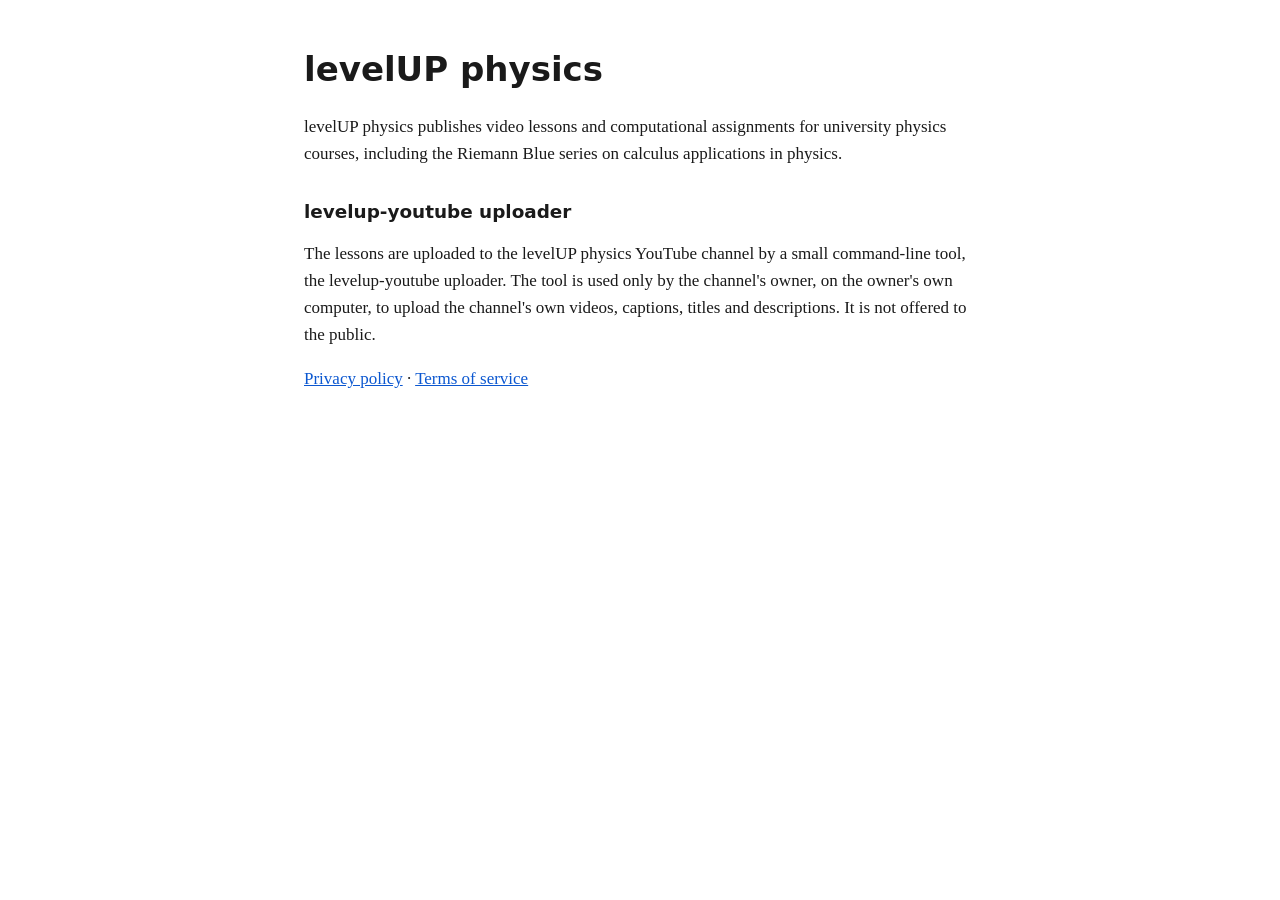
<file: index.html>
<!doctype html>
<html lang="en"><head><meta charset="utf-8"><meta name="viewport" content="width=device-width,initial-scale=1">
<title>levelUP physics</title><link rel="stylesheet" href="style.css"></head><body>
<h1>levelUP physics</h1>
<p>levelUP physics publishes video lessons and computational assignments for university physics
courses, including the Riemann Blue series on calculus applications in physics.</p>
<h2>levelup-youtube uploader</h2>
<p>The lessons are uploaded to the levelUP physics YouTube channel by a small command-line tool,
the levelup-youtube uploader. The tool is used only by the channel's owner, on the owner's own
computer, to upload the channel's own videos, captions, titles and descriptions. It is not
offered to the public.</p>
<p><a href="privacy.html">Privacy policy</a> · <a href="terms.html">Terms of service</a></p>
</body></html>
</file>
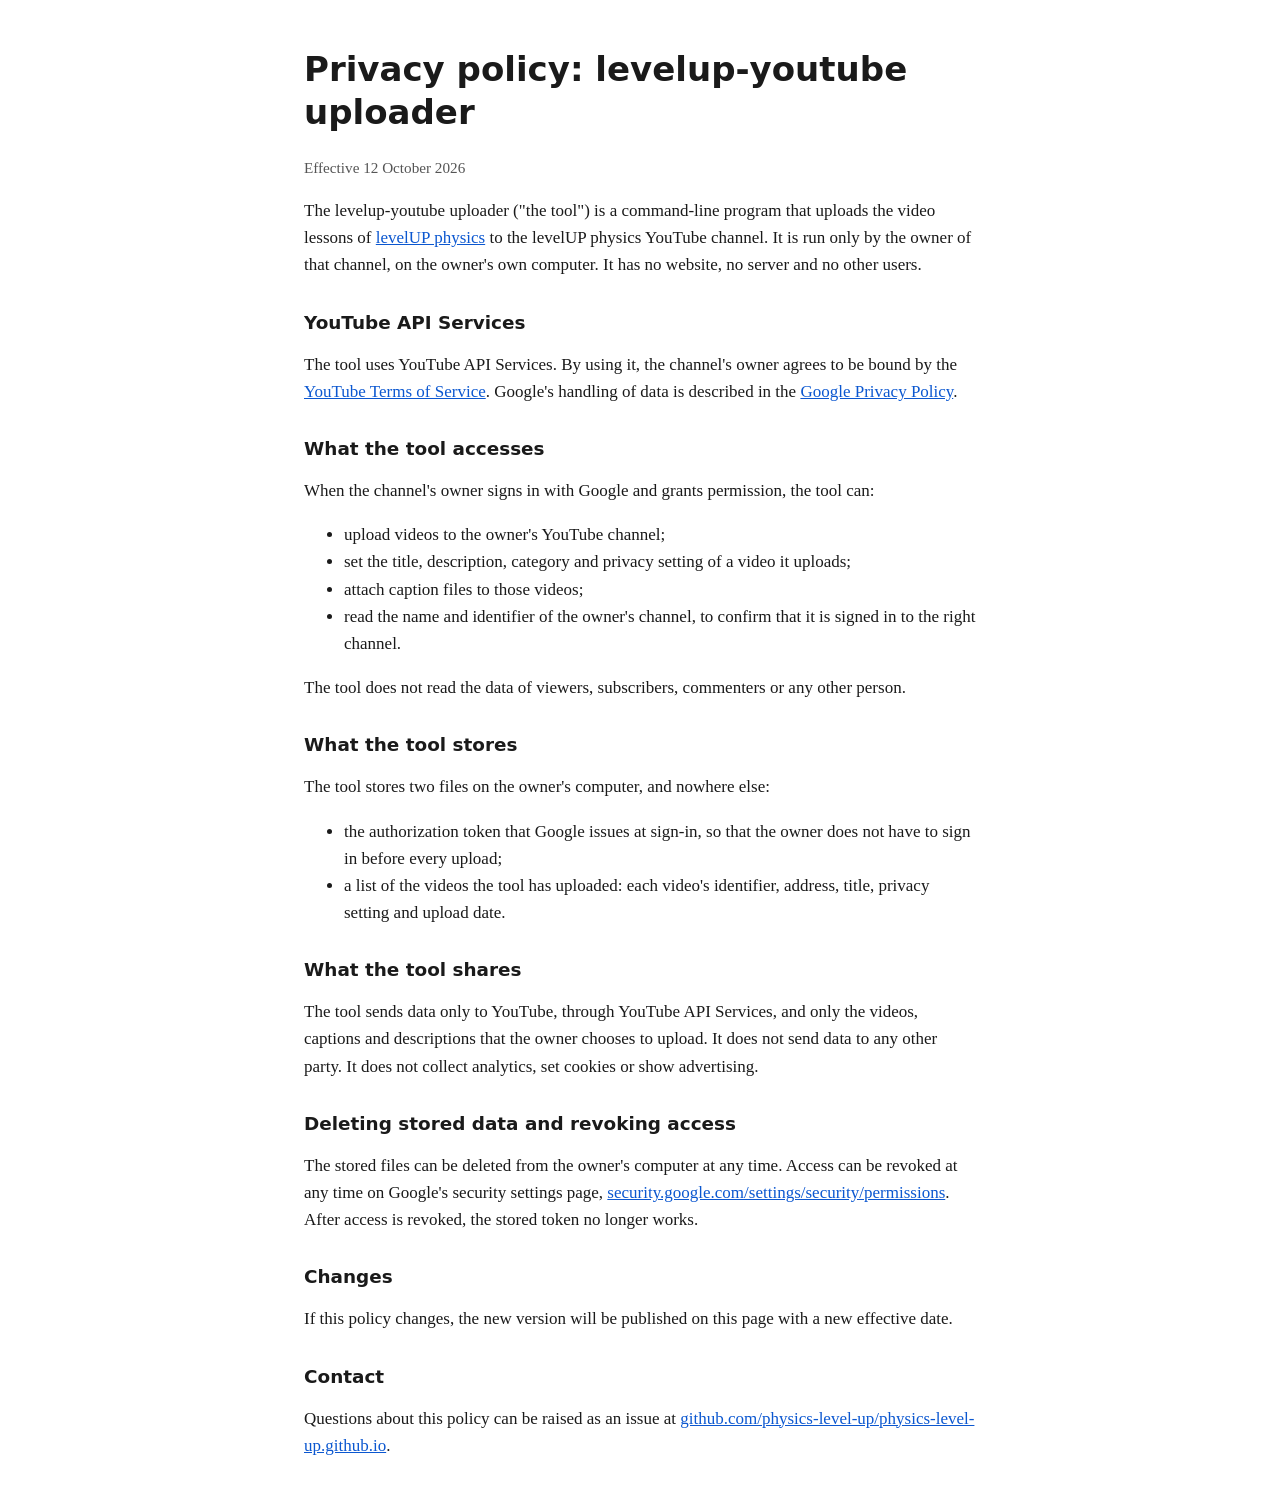
<file: privacy.html>
<!doctype html>
<html lang="en"><head><meta charset="utf-8"><meta name="viewport" content="width=device-width,initial-scale=1">
<title>Privacy policy: levelup-youtube uploader</title><link rel="stylesheet" href="style.css"></head><body>
<h1>Privacy policy: levelup-youtube uploader</h1>
<p class="note">Effective 12 October 2026</p>

<p>The levelup-youtube uploader ("the tool") is a command-line program that uploads the video
lessons of <a href="index.html">levelUP physics</a> to the levelUP physics YouTube channel. It is
run only by the owner of that channel, on the owner's own computer. It has no website, no server
and no other users.</p>

<h2>YouTube API Services</h2>
<p>The tool uses YouTube API Services. By using it, the channel's owner agrees to be bound by the
<a href="https://www.youtube.com/t/terms">YouTube Terms of Service</a>. Google's handling of data
is described in the <a href="https://www.google.com/policies/privacy">Google Privacy Policy</a>.</p>

<h2>What the tool accesses</h2>
<p>When the channel's owner signs in with Google and grants permission, the tool can:</p>
<ul>
<li>upload videos to the owner's YouTube channel;</li>
<li>set the title, description, category and privacy setting of a video it uploads;</li>
<li>attach caption files to those videos;</li>
<li>read the name and identifier of the owner's channel, to confirm that it is signed in to the
right channel.</li>
</ul>
<p>The tool does not read the data of viewers, subscribers, commenters or any other person.</p>

<h2>What the tool stores</h2>
<p>The tool stores two files on the owner's computer, and nowhere else:</p>
<ul>
<li>the authorization token that Google issues at sign-in, so that the owner does not have to
sign in before every upload;</li>
<li>a list of the videos the tool has uploaded: each video's identifier, address, title, privacy
setting and upload date.</li>
</ul>

<h2>What the tool shares</h2>
<p>The tool sends data only to YouTube, through YouTube API Services, and only the videos,
captions and descriptions that the owner chooses to upload. It does not send data to any other
party. It does not collect analytics, set cookies or show advertising.</p>

<h2>Deleting stored data and revoking access</h2>
<p>The stored files can be deleted from the owner's computer at any time. Access can be revoked
at any time on Google's security settings page,
<a href="https://security.google.com/settings/security/permissions">security.google.com/settings/security/permissions</a>.
After access is revoked, the stored token no longer works.</p>

<h2>Changes</h2>
<p>If this policy changes, the new version will be published on this page with a new effective
date.</p>

<h2>Contact</h2>
<p>Questions about this policy can be raised as an issue at
<a href="https://github.com/physics-level-up/physics-level-up.github.io/issues">github.com/physics-level-up/physics-level-up.github.io</a>.</p>
</body></html>
</file>
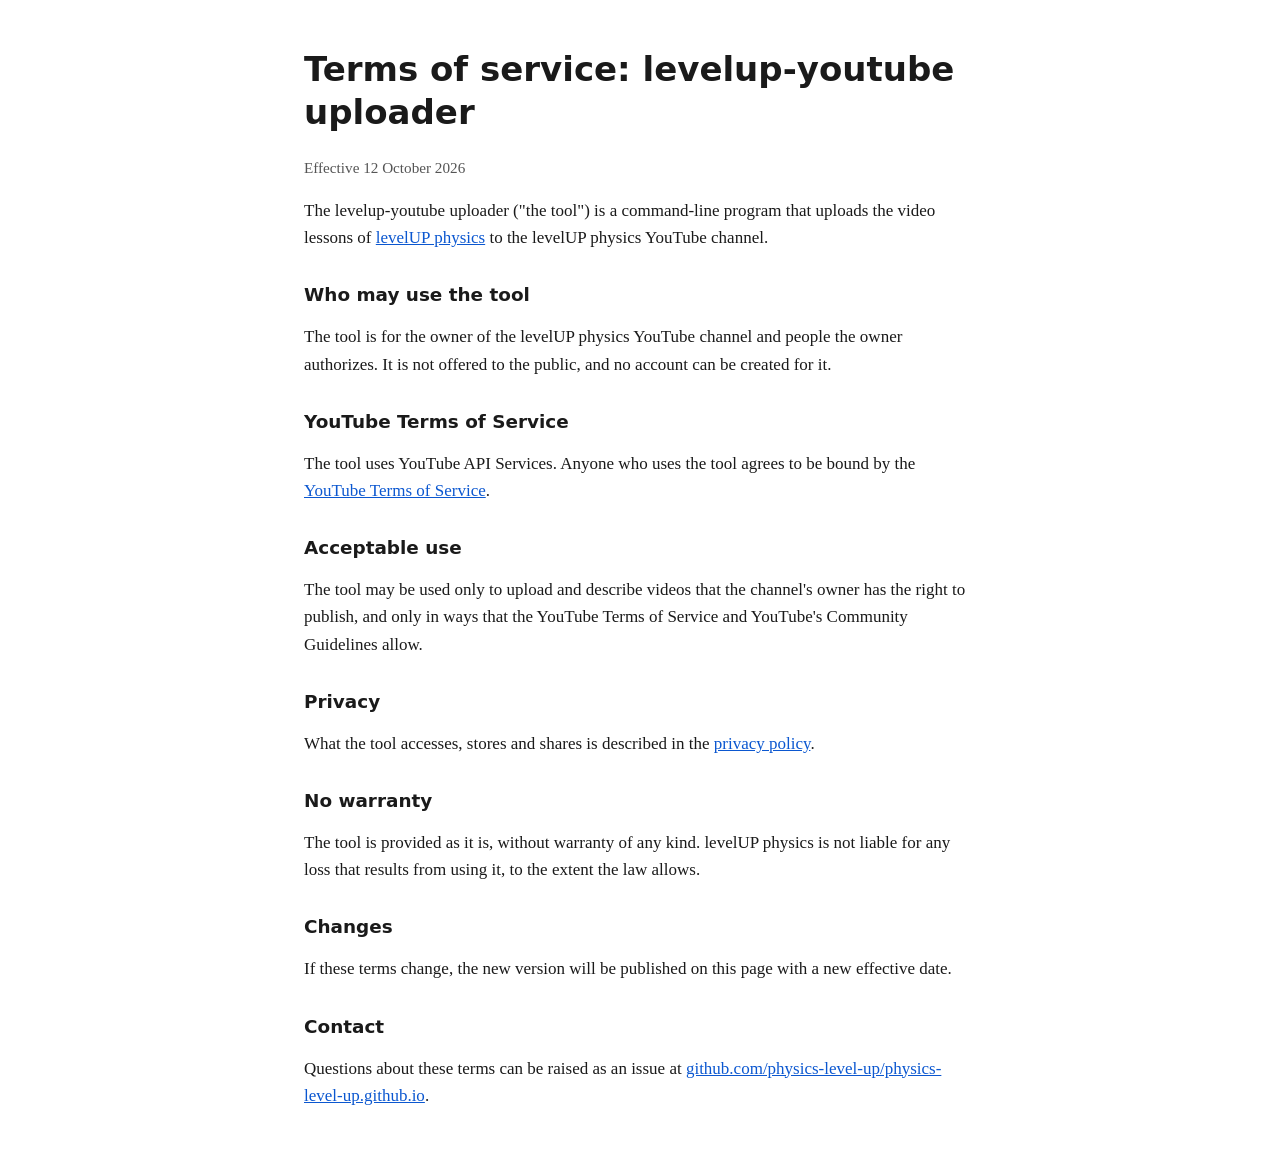
<file: terms.html>
<!doctype html>
<html lang="en"><head><meta charset="utf-8"><meta name="viewport" content="width=device-width,initial-scale=1">
<title>Terms of service: levelup-youtube uploader</title><link rel="stylesheet" href="style.css"></head><body>
<h1>Terms of service: levelup-youtube uploader</h1>
<p class="note">Effective 12 October 2026</p>

<p>The levelup-youtube uploader ("the tool") is a command-line program that uploads the video
lessons of <a href="index.html">levelUP physics</a> to the levelUP physics YouTube channel.</p>

<h2>Who may use the tool</h2>
<p>The tool is for the owner of the levelUP physics YouTube channel and people the owner
authorizes. It is not offered to the public, and no account can be created for it.</p>

<h2>YouTube Terms of Service</h2>
<p>The tool uses YouTube API Services. Anyone who uses the tool agrees to be bound by the
<a href="https://www.youtube.com/t/terms">YouTube Terms of Service</a>.</p>

<h2>Acceptable use</h2>
<p>The tool may be used only to upload and describe videos that the channel's owner has the
right to publish, and only in ways that the YouTube Terms of Service and YouTube's Community
Guidelines allow.</p>

<h2>Privacy</h2>
<p>What the tool accesses, stores and shares is described in the
<a href="privacy.html">privacy policy</a>.</p>

<h2>No warranty</h2>
<p>The tool is provided as it is, without warranty of any kind. levelUP physics is not liable
for any loss that results from using it, to the extent the law allows.</p>

<h2>Changes</h2>
<p>If these terms change, the new version will be published on this page with a new effective
date.</p>

<h2>Contact</h2>
<p>Questions about these terms can be raised as an issue at
<a href="https://github.com/physics-level-up/physics-level-up.github.io/issues">github.com/physics-level-up/physics-level-up.github.io</a>.</p>
</body></html>
</file>
<file: style.css>
body{font:17px/1.6 Georgia,serif;max-width:42rem;margin:3rem auto;padding:0 1rem;color:#1a1a1a;background:#fff}
h1,h2{font-family:system-ui,sans-serif;line-height:1.25}
h2{margin-top:2rem;font-size:1.15rem}
a{color:#0b57d0}
.note{color:#555;font-size:.95rem}
@media (prefers-color-scheme:dark){body{background:#121212;color:#e6e6e6}a{color:#8ab4f8}.note{color:#aaa}}
</file>
